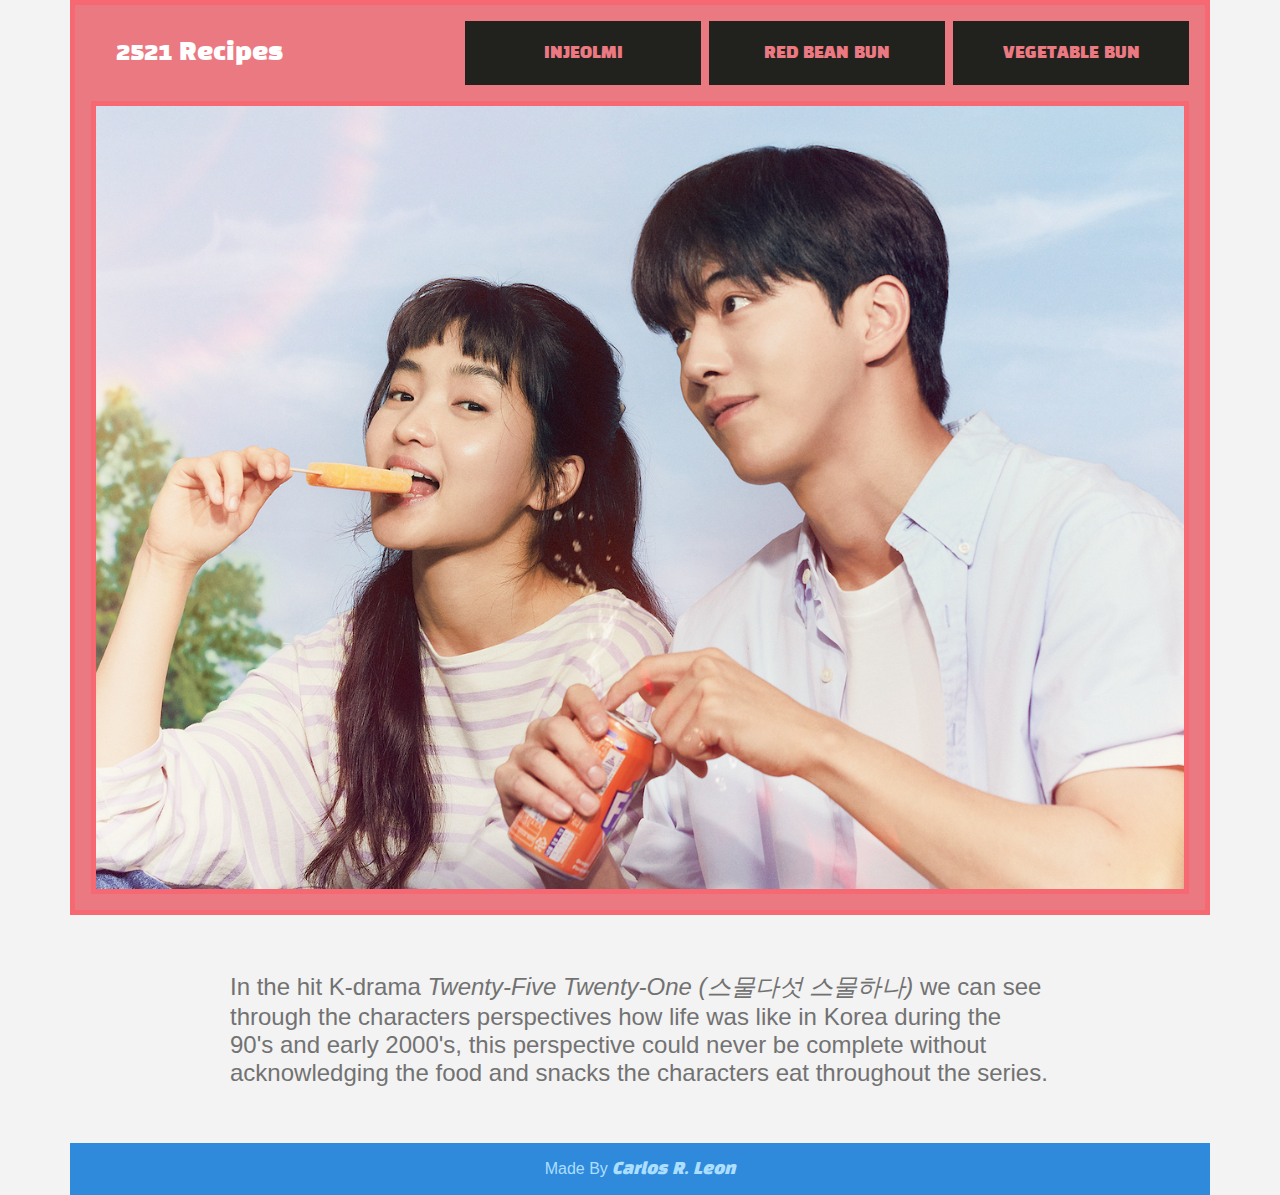
<file: index.html>
<!DOCTYPE html>
<html lang="en">
  <head>
    <meta charset="UTF-8" />
    <meta http-equiv="X-UA-Compatible" content="IE=edge" />
    <meta name="viewport" content="width=device-width, initial-scale=1.0" />
    <title>Recipe Website</title>
    <link
      href="https://fonts.googleapis.com/css?family=Black Han Sans"
      rel="stylesheet"
    />
    <link rel="stylesheet" href="style.css" />
  </head>
  <body>
    <div class="content">
      <div class="main-nav">
        <!-- navbar -->
        <div class="main-nav__container">
          <div class="main-nav__container_logo">
            <p><a class="main-nav__logo">2521 Recipes</a></p>
          </div>
          <div class="main-nav__container_menu">
            <p>
              <a href="./recipes/injeolmi/injeolmi.html" class="main-nav__link"
                >INJEOLMI</a
              >
            </p>
            <p>
              <a
                href="./recipes/red-bean-bun/red-bean-bun.html"
                class="main-nav__link"
                >RED BEAN BUN</a
              >
            </p>
            <p>
              <a
                href="./recipes/vegetable-bun/vegetable-bun.html"
                class="main-nav__link"
                >VEGETABLE BUN</a
              >
            </p>
          </div>
        </div>
        <!-- image -->
        <div class="main-nav__image">
          <img src="./img/2521.jpg" />
        </div>
      </div>
      <div class="info__container">
        <p>
          In the hit K-drama <em><strong>Twenty-Five Twenty-One </strong></em><em>(스물다섯 스물하나)</em> we can see through the characters perspectives
          how life was like in Korea during the 90's and early 2000's, this
          perspective could never be complete without acknowledging the food and
          snacks the characters eat throughout the series.
        </p>
      </div>
      <div class="footer__container">
        <p>Made By <em>Carlos R. Leon</em></p>
      </div>
    </div>
  </body>
</html>
</file>
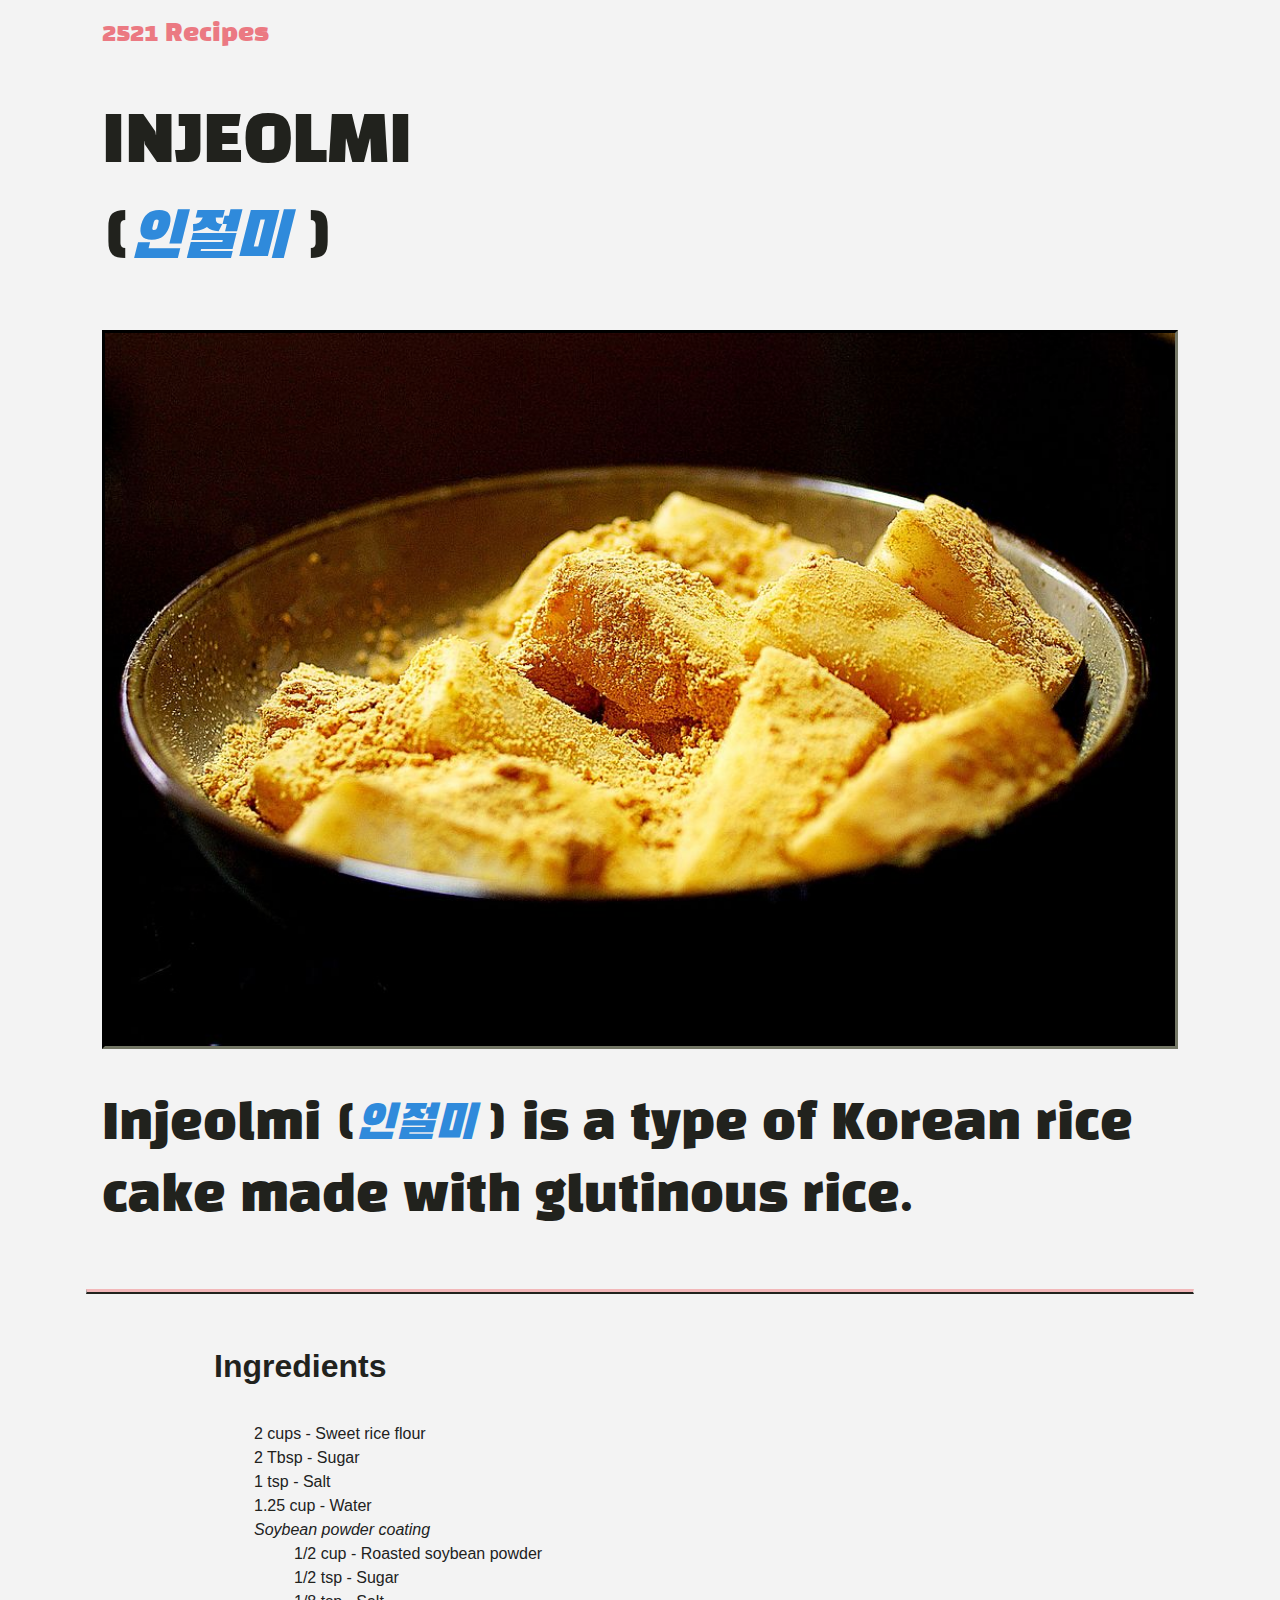
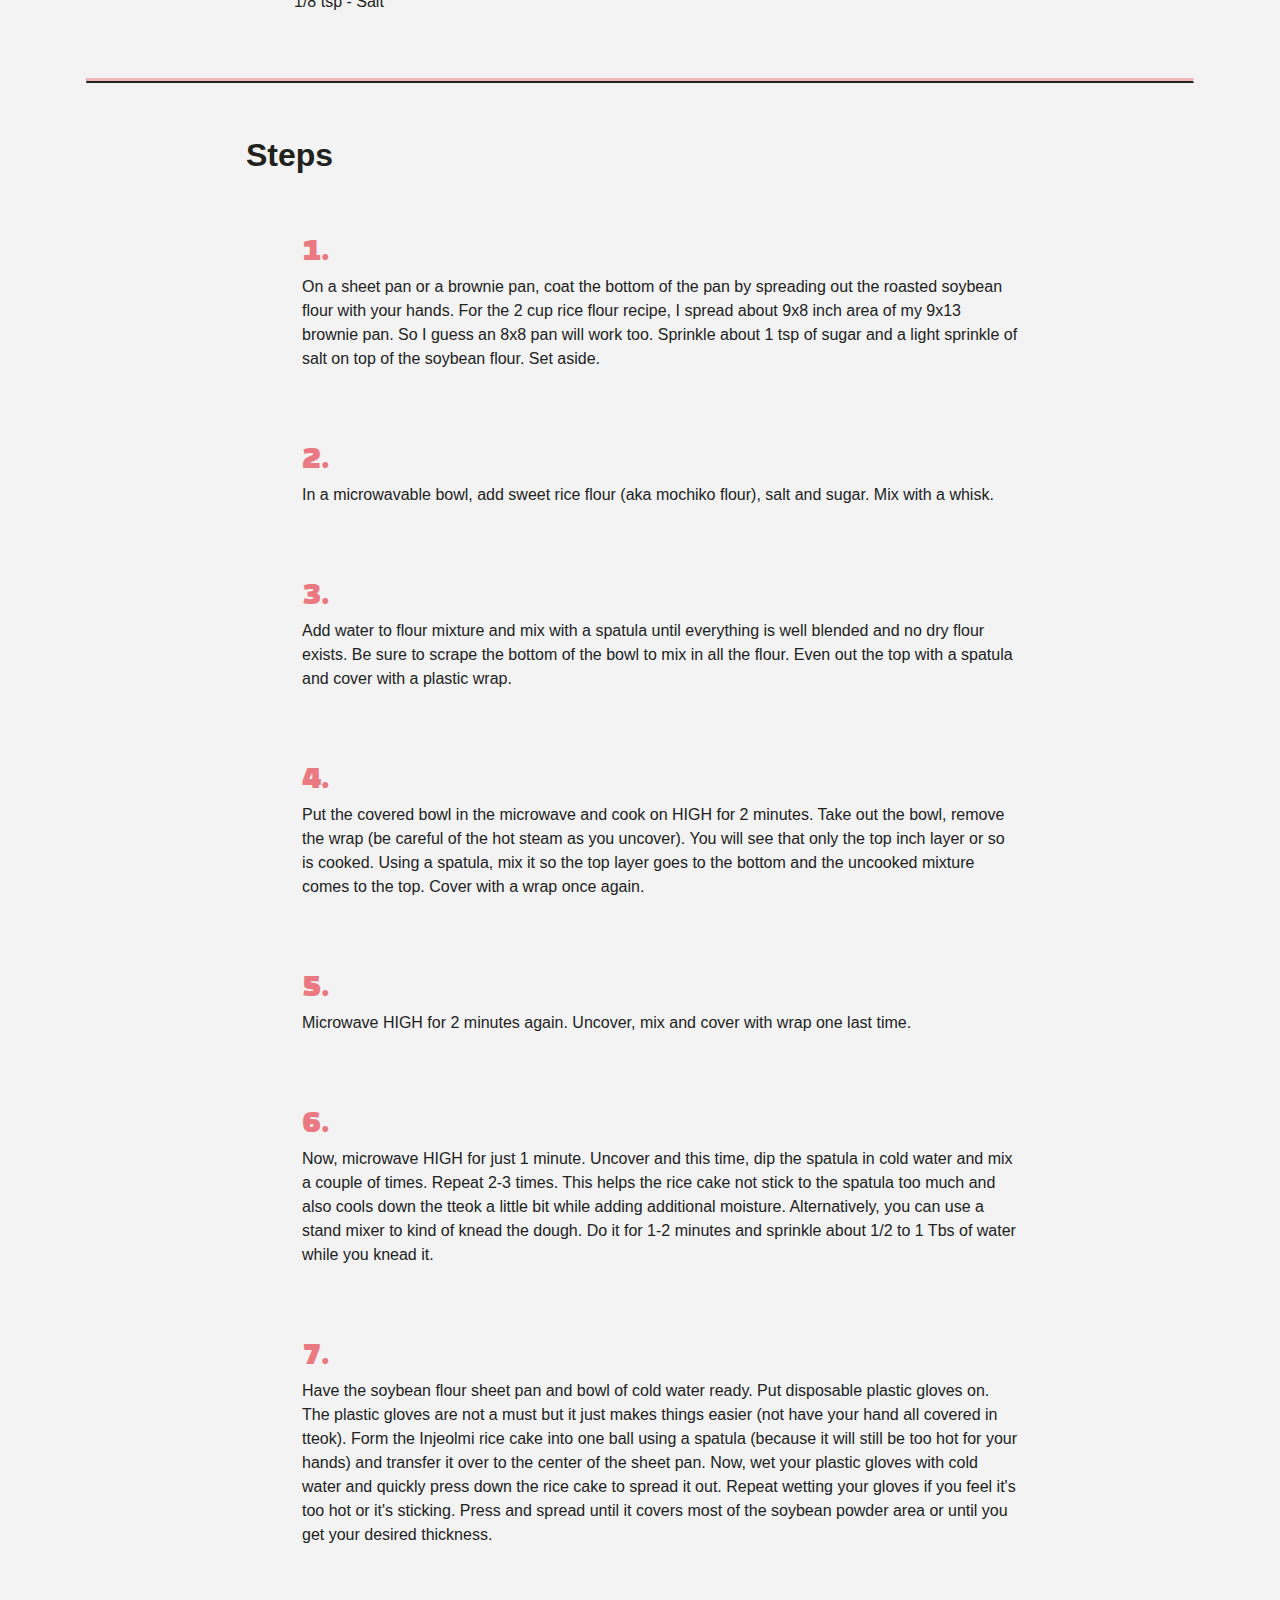
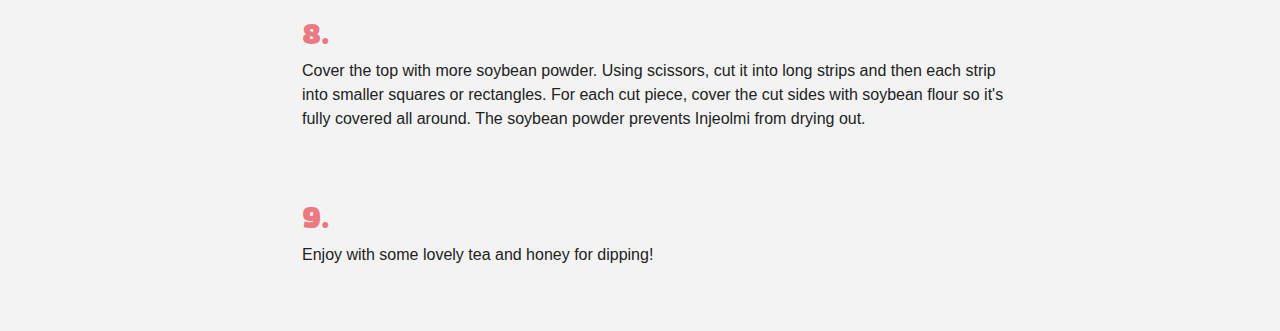
<file: recipes/injeolmi/injeolmi.html>
<!DOCTYPE html>
<html lang="en">
  <head>
    <meta charset="UTF-8" />
    <meta http-equiv="X-UA-Compatible" content="IE=edge" />
    <meta name="viewport" content="width=device-width, initial-scale=1.0" />
    <title>Injeolmi</title>
    <link href="https://fonts.googleapis.com/css?family=Black Han Sans" rel="stylesheet"/>
    <link rel="stylesheet" href="../style.css" />
  </head>
  <body>
    <div class="content">
      <a class="main-nav__logo" href="../../index.html">2521 Recipes</a>
      <div class="header__container">
        <h1 class="header__title"> <!--Maybe Remove-->
          INJEOLMI <br />(<em class="title-hangul">인절미 </em>)
        </h1>
        <div class="header__image">
          <img src="../../img/injeolmi.jpg" />
        </div>
        <h2>
          Injeolmi (<em class="title-hangul">인절미 </em>) is a type of Korean
          rice cake made with glutinous rice.
        </h2>
      </div>
      <hr class="divider" />
      <div class="ingredients__container">
        <h3>Ingredients</h3>
        <ul>
          <li>2 cups - Sweet rice flour</li>
          <li>2 Tbsp - Sugar</li>
          <li>1 tsp - Salt</li>
          <li>1.25 cup - Water</li>
          <!-- Soybean powder coating ingredients -->
          <li>
            <em>Soybean powder coating</em>
            <ul>
              <li>1/2 cup - Roasted soybean powder</li>
              <li>1/2 tsp - Sugar</li>
              <li>1/8 tsp - Salt</li>
            </ul>
          </li>
        </ul>
      </div>
      <hr class="divider" />
      <div class="steps__container">
        <h3>Steps</h3>
        <ul class="steps__list">
          <li>
            <p class="step__number">1.</p>
            On a sheet pan or a brownie pan, coat the bottom of the pan by
            spreading out the roasted soybean flour with your hands. For the 2
            cup rice flour recipe, I spread about 9x8 inch area of my 9x13
            brownie pan. So I guess an 8x8 pan will work too. Sprinkle about 1
            tsp of sugar and a light sprinkle of salt on top of the soybean
            flour. Set aside.
          </li>
          <li>
            <p class="step__number">2.</p>
            In a microwavable bowl, add sweet rice flour (aka mochiko flour),
            salt and sugar. Mix with a whisk.
          </li>
          <li>
            <p class="step__number">3.</p>
            Add water to flour mixture and mix with a spatula until everything
            is well blended and no dry flour exists. Be sure to scrape the
            bottom of the bowl to mix in all the flour. Even out the top with a
            spatula and cover with a plastic wrap.
          </li>
          <li>
            <p class="step__number">4.</p>
            Put the covered bowl in the microwave and cook on HIGH for 2
            minutes. Take out the bowl, remove the wrap (be careful of the hot
            steam as you uncover). You will see that only the top inch layer or
            so is cooked. Using a spatula, mix it so the top layer goes to the
            bottom and the uncooked mixture comes to the top. Cover with a wrap
            once again.
          </li>
          <li>
            <p class="step__number">5.</p>
            Microwave HIGH for 2 minutes again. Uncover, mix and cover with wrap
            one last time.
          </li>
          <li>
            <p class="step__number">6.</p>
            Now, microwave HIGH for just 1 minute. Uncover and this time, dip
            the spatula in cold water and mix a couple of times. Repeat 2-3
            times. This helps the rice cake not stick to the spatula too much
            and also cools down the tteok a little bit while adding additional
            moisture. Alternatively, you can use a stand mixer to kind of knead
            the dough. Do it for 1-2 minutes and sprinkle about 1/2 to 1 Tbs of
            water while you knead it.
          </li>
          <li>
            <p class="step__number">7.</p>
            Have the soybean flour sheet pan and bowl of cold water ready. Put
            disposable plastic gloves on. The plastic gloves are not a must but
            it just makes things easier (not have your hand all covered in
            tteok). Form the Injeolmi rice cake into one ball using a spatula
            (because it will still be too hot for your hands) and transfer it
            over to the center of the sheet pan. Now, wet your plastic gloves
            with cold water and quickly press down the rice cake to spread it
            out. Repeat wetting your gloves if you feel it's too hot or it's
            sticking. Press and spread until it covers most of the soybean
            powder area or until you get your desired thickness.
          </li>
          <li>
            <p class="step__number">8.</p>
            Cover the top with more soybean powder. Using scissors, cut it into
            long strips and then each strip into smaller squares or rectangles.
            For each cut piece, cover the cut sides with soybean flour so it's
            fully covered all around. The soybean powder prevents Injeolmi from
            drying out.
          </li>
          <li>
            <p class="step__number">9.</p>
            Enjoy with some lovely tea and honey for dipping!</li>
        </ul>
      </div>
    </div>
  </body>
</html>
</file>
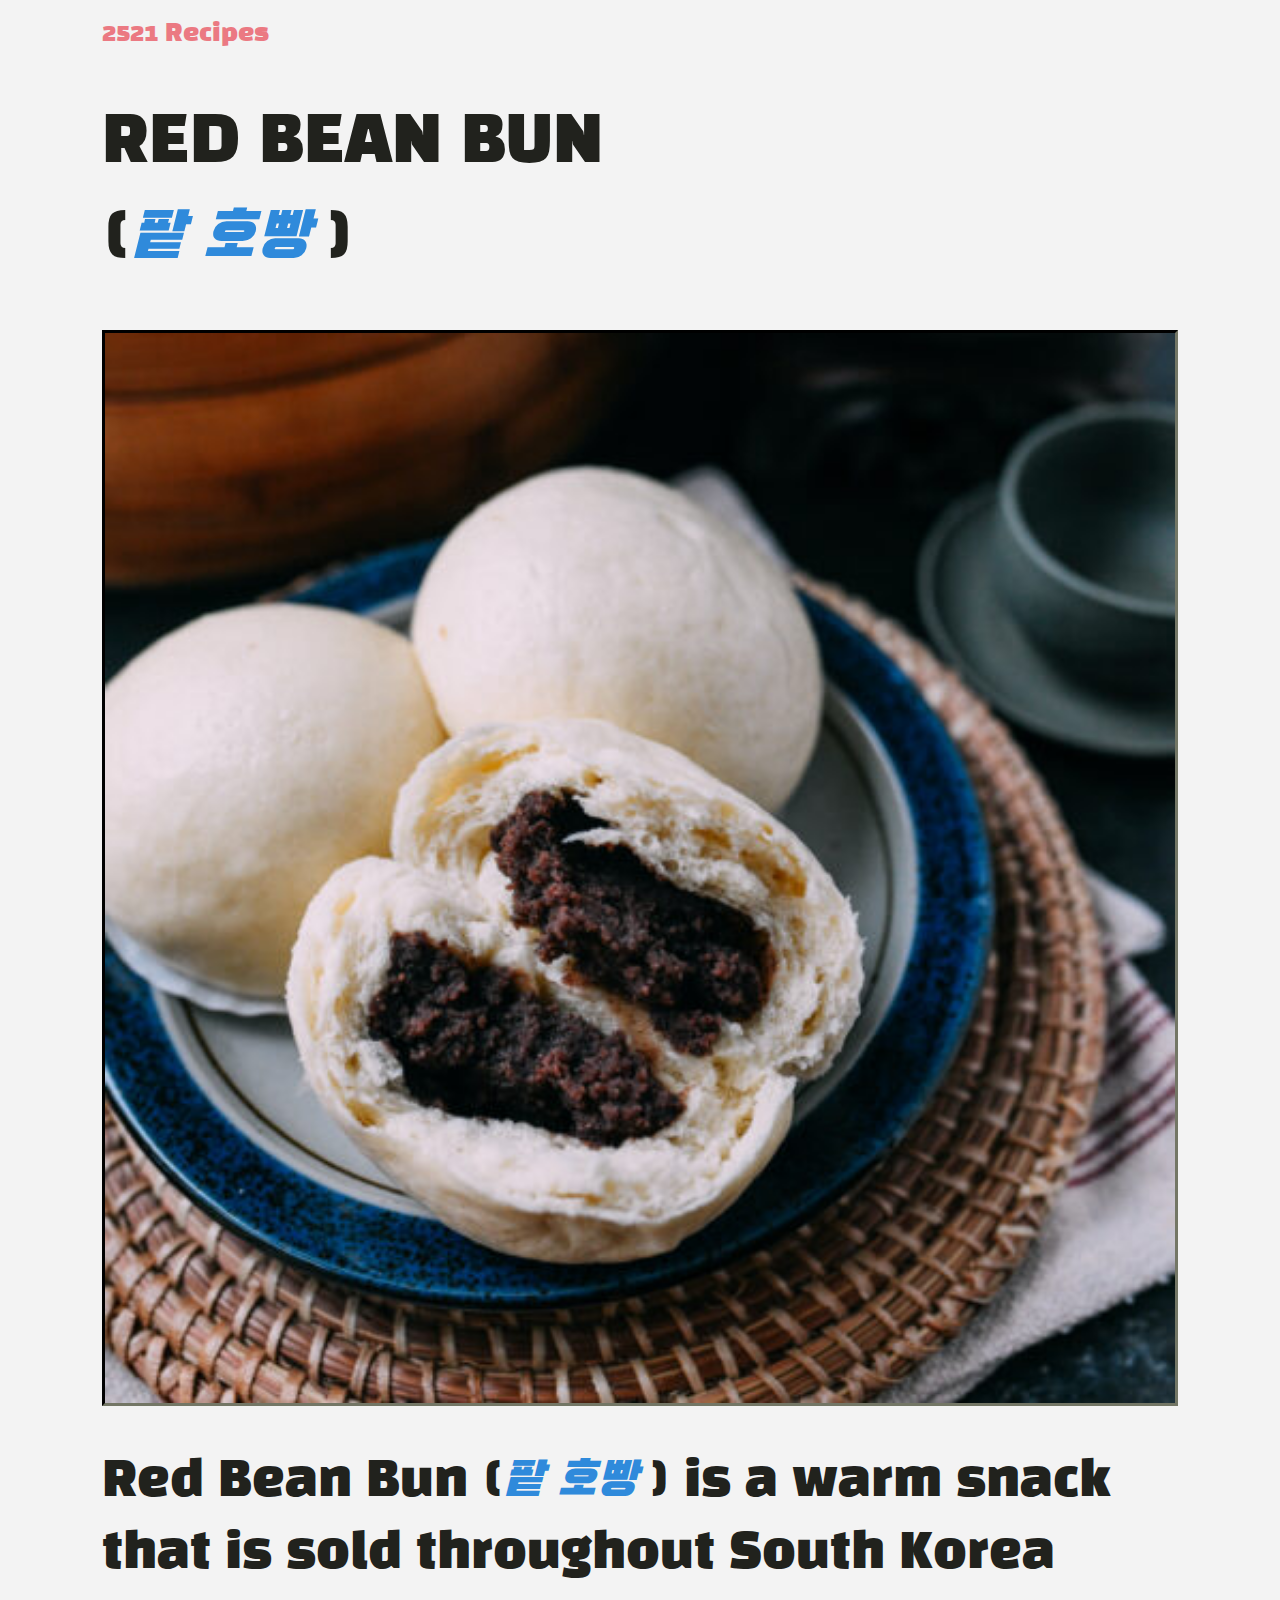
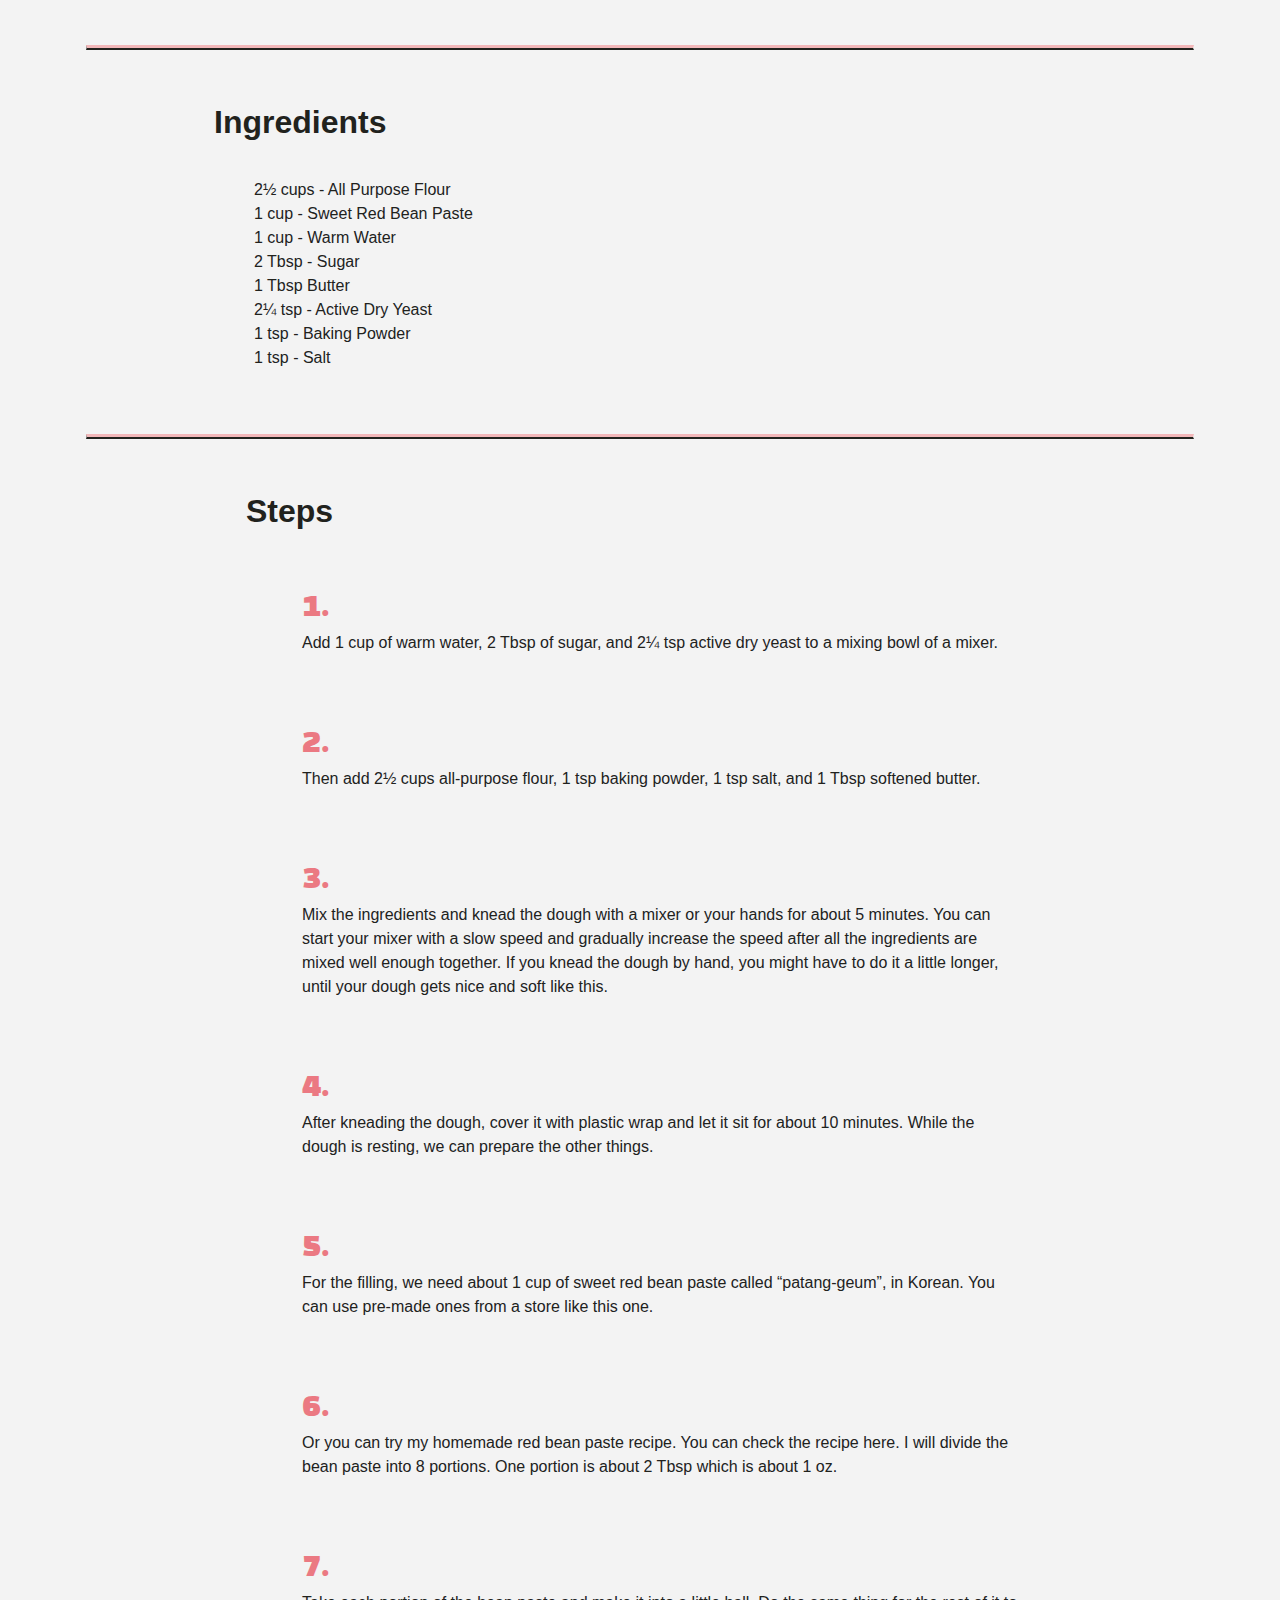
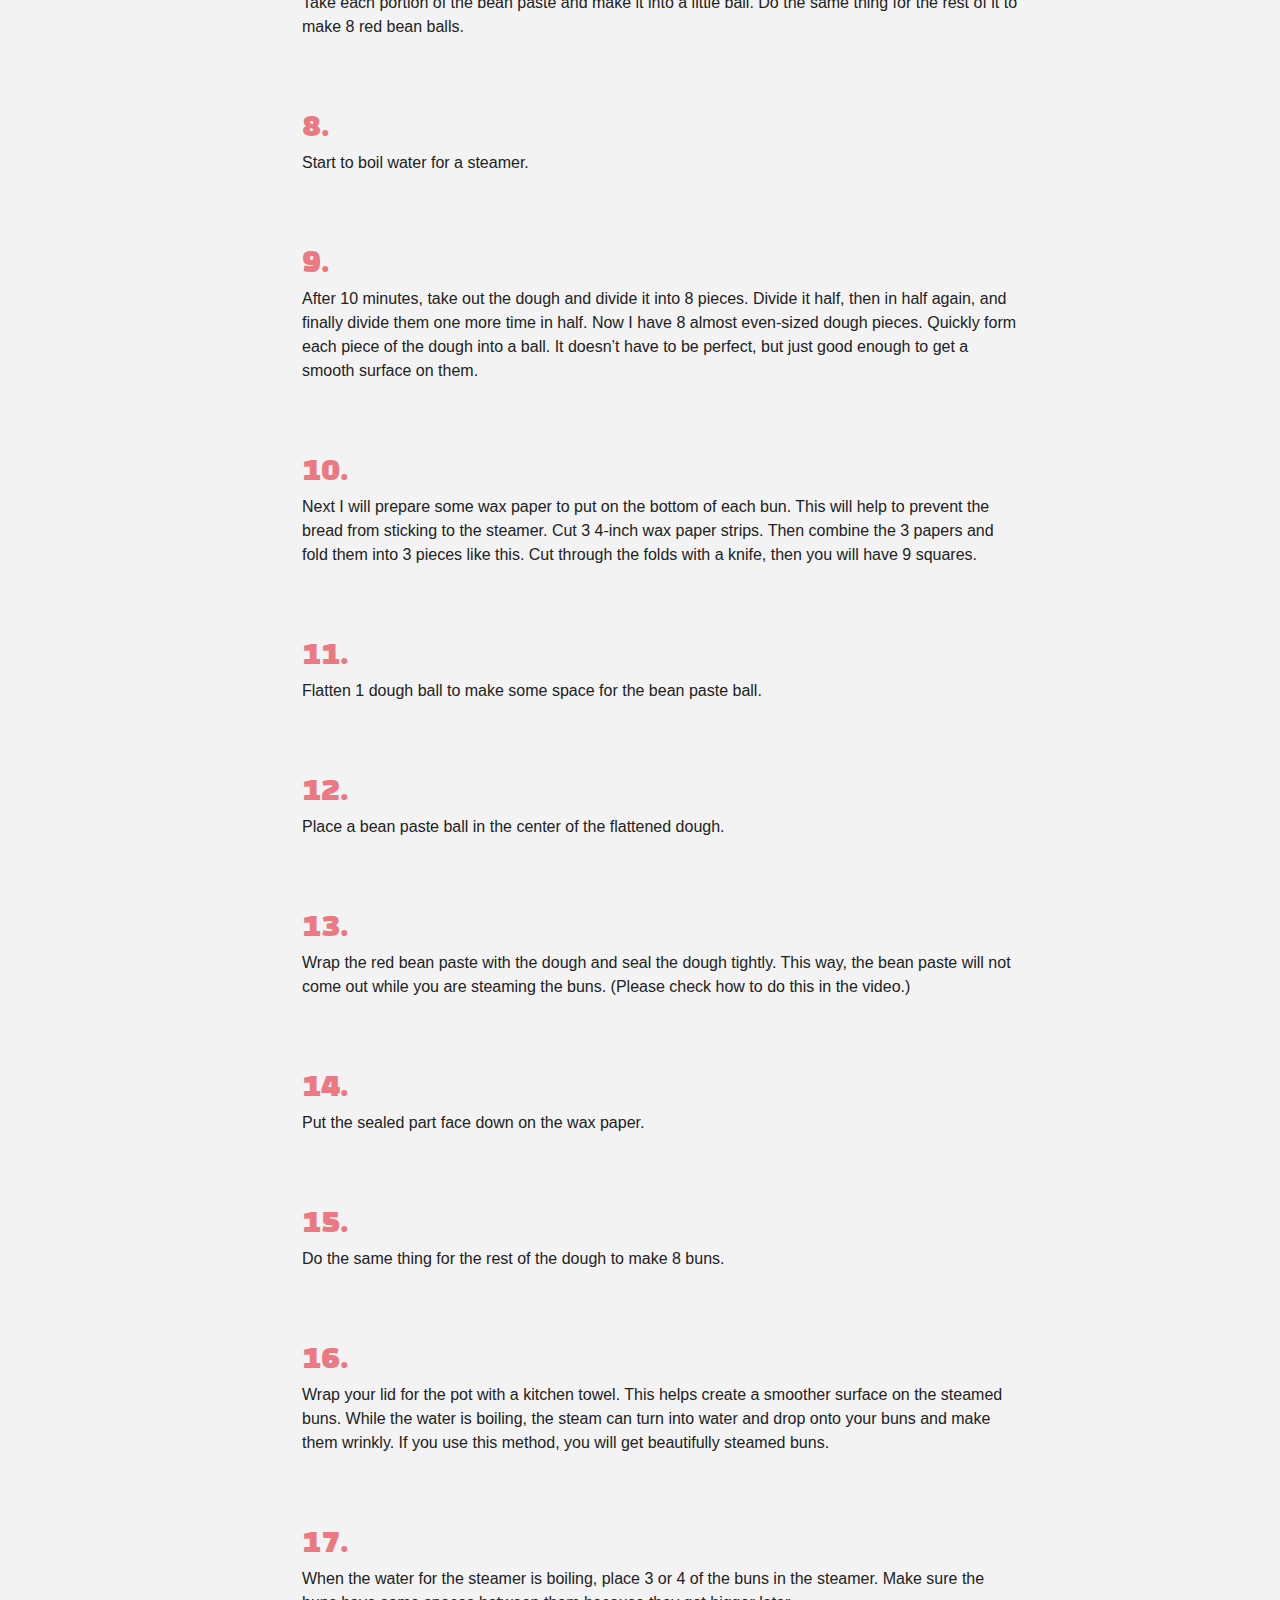
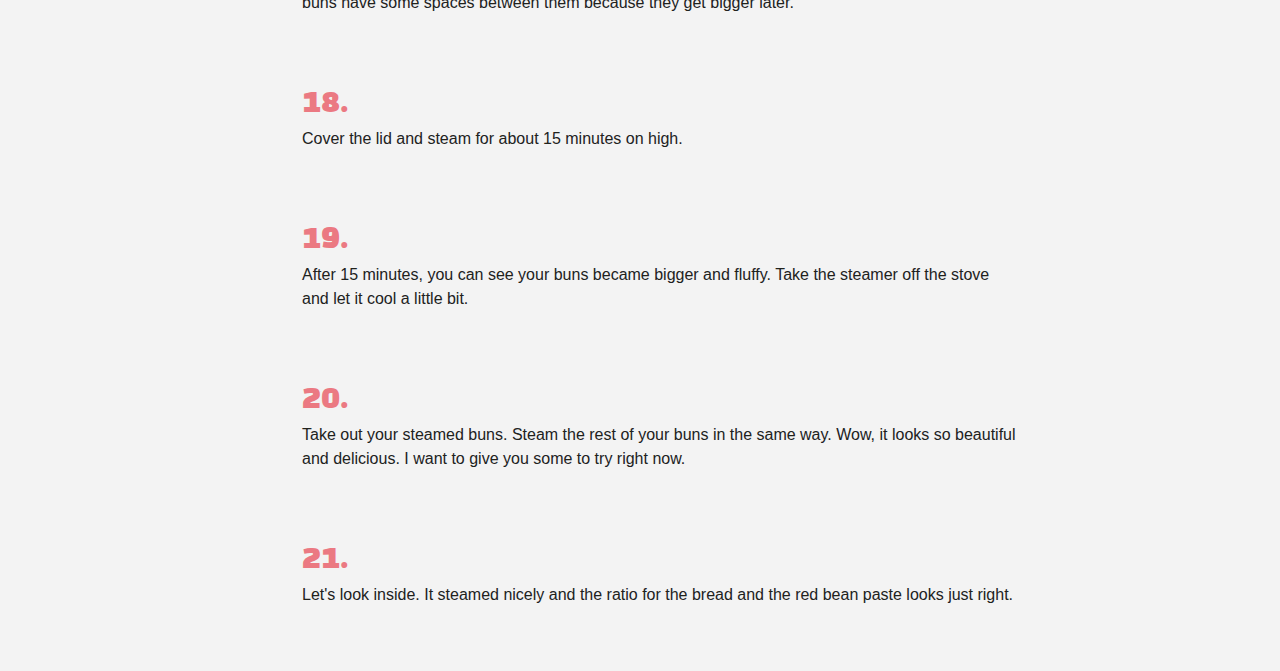
<file: recipes/red-bean-bun/red-bean-bun.html>
<!DOCTYPE html>
<html lang="en">
  <head>
    <meta charset="UTF-8" />
    <meta http-equiv="X-UA-Compatible" content="IE=edge" />
    <meta name="viewport" content="width=device-width, initial-scale=1.0" />
    <title>Red Bean Bun</title>
    <link
      href="https://fonts.googleapis.com/css?family=Black Han Sans"
      rel="stylesheet"
    />
    <link rel="stylesheet" href="../style.css" />
  </head>
  <body>
    <div class="content">
      <a class="main-nav__logo" href="../../index.html">2521 Recipes</a>
      <div class="header__container">
        <h1 class="header__title">
          RED BEAN BUN <br />(<em class="title-hangul">팥 호빵 </em>)
        </h1>
        <div class="header__image">
          <img src="../../img/red-bean-bun.jpg" />
        </div>
        <h2>
          Red Bean Bun (<em class="title-hangul">팥 호빵 </em>) is a warm snack
          that is sold throughout South Korea
        </h2>
      </div>
      <hr class="divider" />
      <div class="ingredients__container">
        <h3>Ingredients</h3>
        <ul>
          <li>2½ cups - All Purpose Flour</li>
          <li>1 cup - Sweet Red Bean Paste</li>
          <li>1 cup - Warm Water</li>
          <li>2 Tbsp - Sugar</li>
          <li>1 Tbsp Butter</li>
          <li>2¼ tsp - Active Dry Yeast</li>
          <li>1 tsp - Baking Powder</li>
          <li>1 tsp - Salt</li>
        </ul>
      </div>
      <hr class="divider" />
      <div class="steps__container">
        <h3>Steps</h3>
        <ul class="steps__list">
          <li>
            <p class="step__number">1.</p>
            Add 1 cup of warm water, 2 Tbsp of sugar, and 2¼ tsp active dry
            yeast to a mixing bowl of a mixer.
          </li>
          <li>
            <p class="step__number">2.</p>
            Then add 2½ cups all-purpose flour, 1 tsp baking powder, 1 tsp salt,
            and 1 Tbsp softened butter.
          </li>
          <li>
            <p class="step__number">3.</p>
            Mix the ingredients and knead the dough with a mixer or your hands
            for about 5 minutes. You can start your mixer with a slow speed and
            gradually increase the speed after all the ingredients are mixed
            well enough together. If you knead the dough by hand, you might have
            to do it a little longer, until your dough gets nice and soft like
            this.
          </li>
          <li>
            <p class="step__number">4.</p>
            After kneading the dough, cover it with plastic wrap and let it sit
            for about 10 minutes. While the dough is resting, we can prepare the
            other things.
          </li>
          <li>
            <p class="step__number">5.</p>
            For the filling, we need about 1 cup of sweet red bean paste called
            “patang-geum”, in Korean. You can use pre-made ones from a store
            like this one.
          </li>
          <li>
            <p class="step__number">6.</p>
            Or you can try my homemade red bean paste recipe. You can check the
            recipe here. I will divide the bean paste into 8 portions. One
            portion is about 2 Tbsp which is about 1 oz.
          </li>
          <li>
            <p class="step__number">7.</p>
            Take each portion of the bean paste and make it into a little ball.
            Do the same thing for the rest of it to make 8 red bean balls.
          </li>
          <li>
            <p class="step__number">8.</p>
            Start to boil water for a steamer.</li>
          <li>
            <p class="step__number">9.</p>
            After 10 minutes, take out the dough and divide it into 8 pieces.
            Divide it half, then in half again, and finally divide them one more
            time in half. Now I have 8 almost even-sized dough pieces. Quickly
            form each piece of the dough into a ball. It doesn’t have to be
            perfect, but just good enough to get a smooth surface on them.
          </li>
          <li>
            <p class="step__number">10.</p>
            Next I will prepare some wax paper to put on the bottom of each bun.
            This will help to prevent the bread from sticking to the steamer.
            Cut 3 4-inch wax paper strips. Then combine the 3 papers and fold
            them into 3 pieces like this. Cut through the folds with a knife,
            then you will have 9 squares.
          </li>
          <li>
            <p class="step__number">11.</p>
            Flatten 1 dough ball to make some space for the bean paste ball.
          </li>
          <li>
            <p class="step__number">12.</p>
            Place a bean paste ball in the center of the flattened dough.</li>
          <li>
            <p class="step__number">13.</p>
            Wrap the red bean paste with the dough and seal the dough tightly.
            This way, the bean paste will not come out while you are steaming
            the buns. (Please check how to do this in the video.)
          </li>
          <li>
            <p class="step__number">14.</p>
            Put the sealed part face down on the wax paper.</li>
          <li>
            <p class="step__number">15.</p>
            Do the same thing for the rest of the dough to make 8 buns.</li>
          <li>
            <p class="step__number">16.</p>
            Wrap your lid for the pot with a kitchen towel. This helps create a
            smoother surface on the steamed buns. While the water is boiling,
            the steam can turn into water and drop onto your buns and make them
            wrinkly. If you use this method, you will get beautifully steamed
            buns.
          </li>
          <li>
            <p class="step__number">17.</p>
            When the water for the steamer is boiling, place 3 or 4 of the buns
            in the steamer. Make sure the buns have some spaces between them
            because they get bigger later.
          </li>
          <li>
            <p class="step__number">18.</p>
            Cover the lid and steam for about 15 minutes on high.</li>
          <li>
            <p class="step__number">19.</p>
            After 15 minutes, you can see your buns became bigger and fluffy.
            Take the steamer off the stove and let it cool a little bit.
          </li>
          <li>
            <p class="step__number">20.</p>
            Take out your steamed buns. Steam the rest of your buns in the same
            way. Wow, it looks so beautiful and delicious. I want to give you
            some to try right now.
          </li>
          <li>
            <p class="step__number">21.</p>
            Let's look inside. It steamed nicely and the ratio for the bread and
            the red bean paste looks just right.
          </li>
        </ul>
      </div>
    </div>
  </body>
</html>
</file>
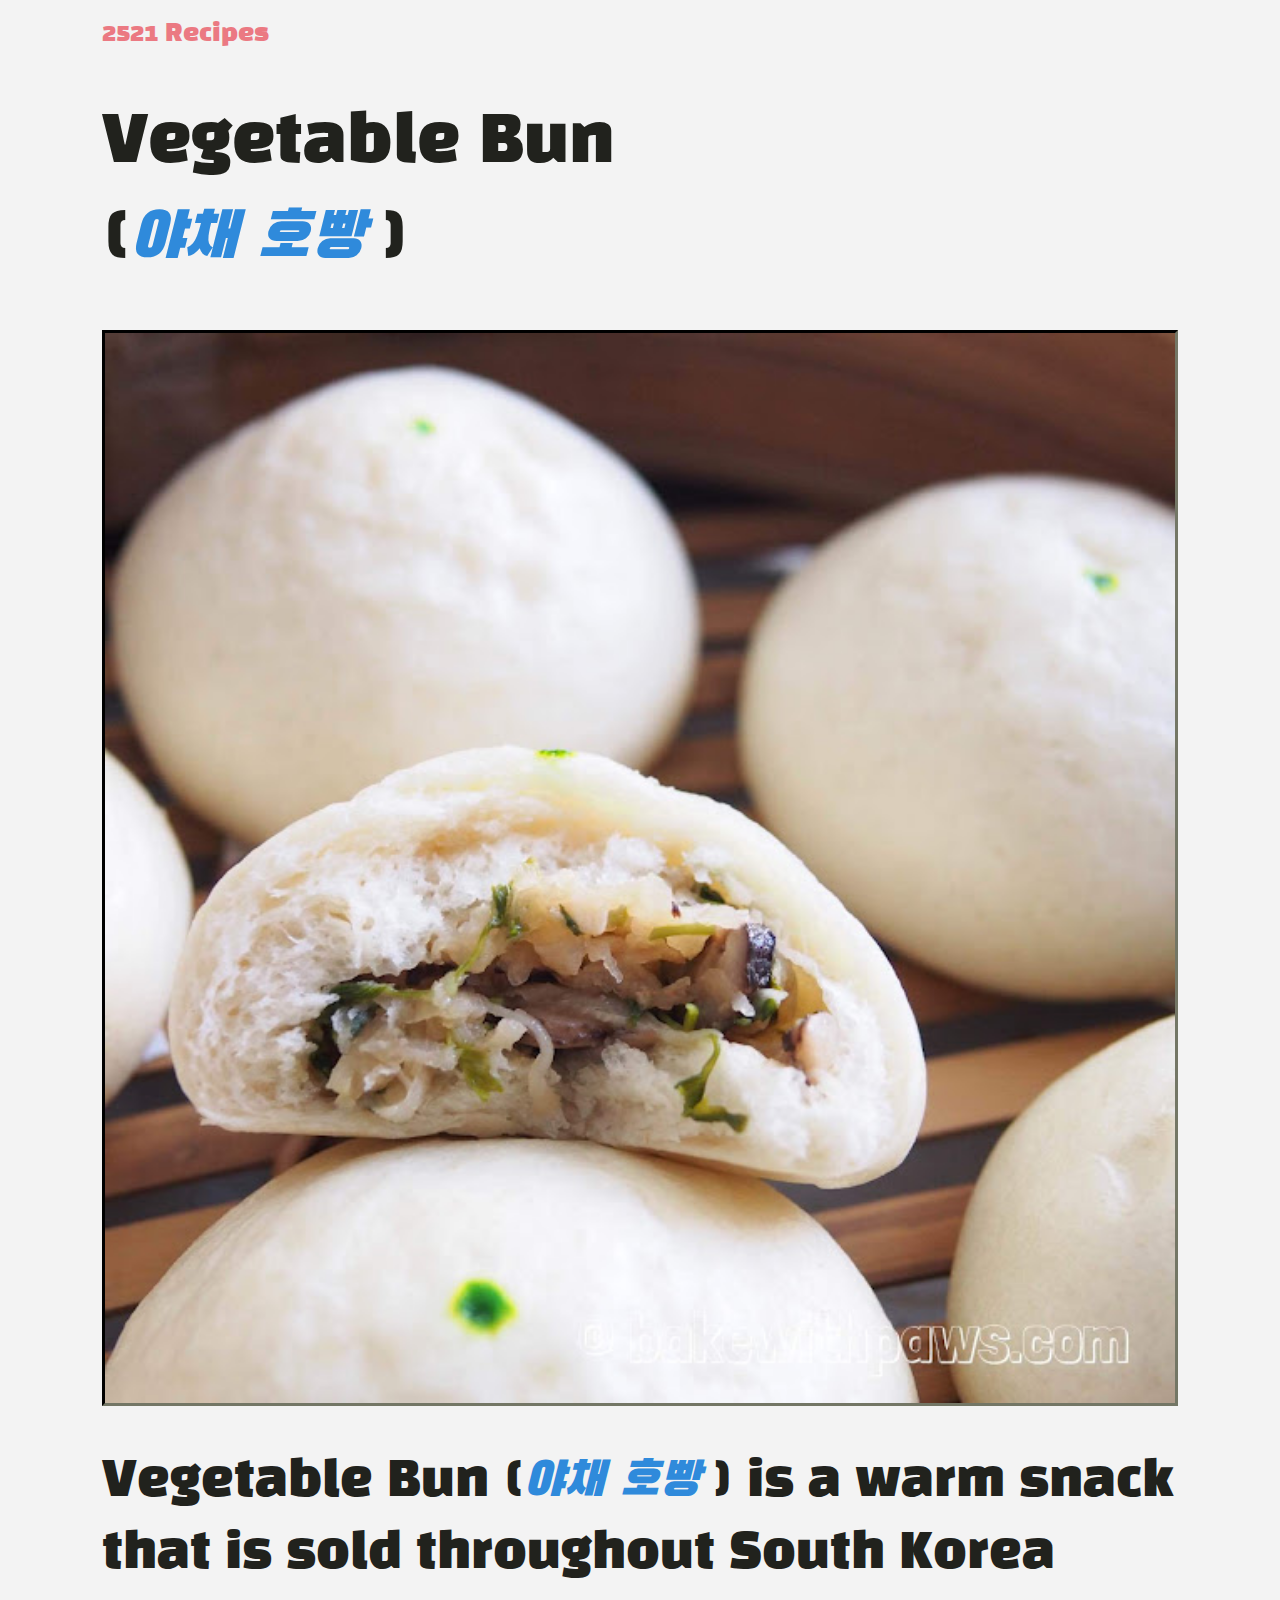
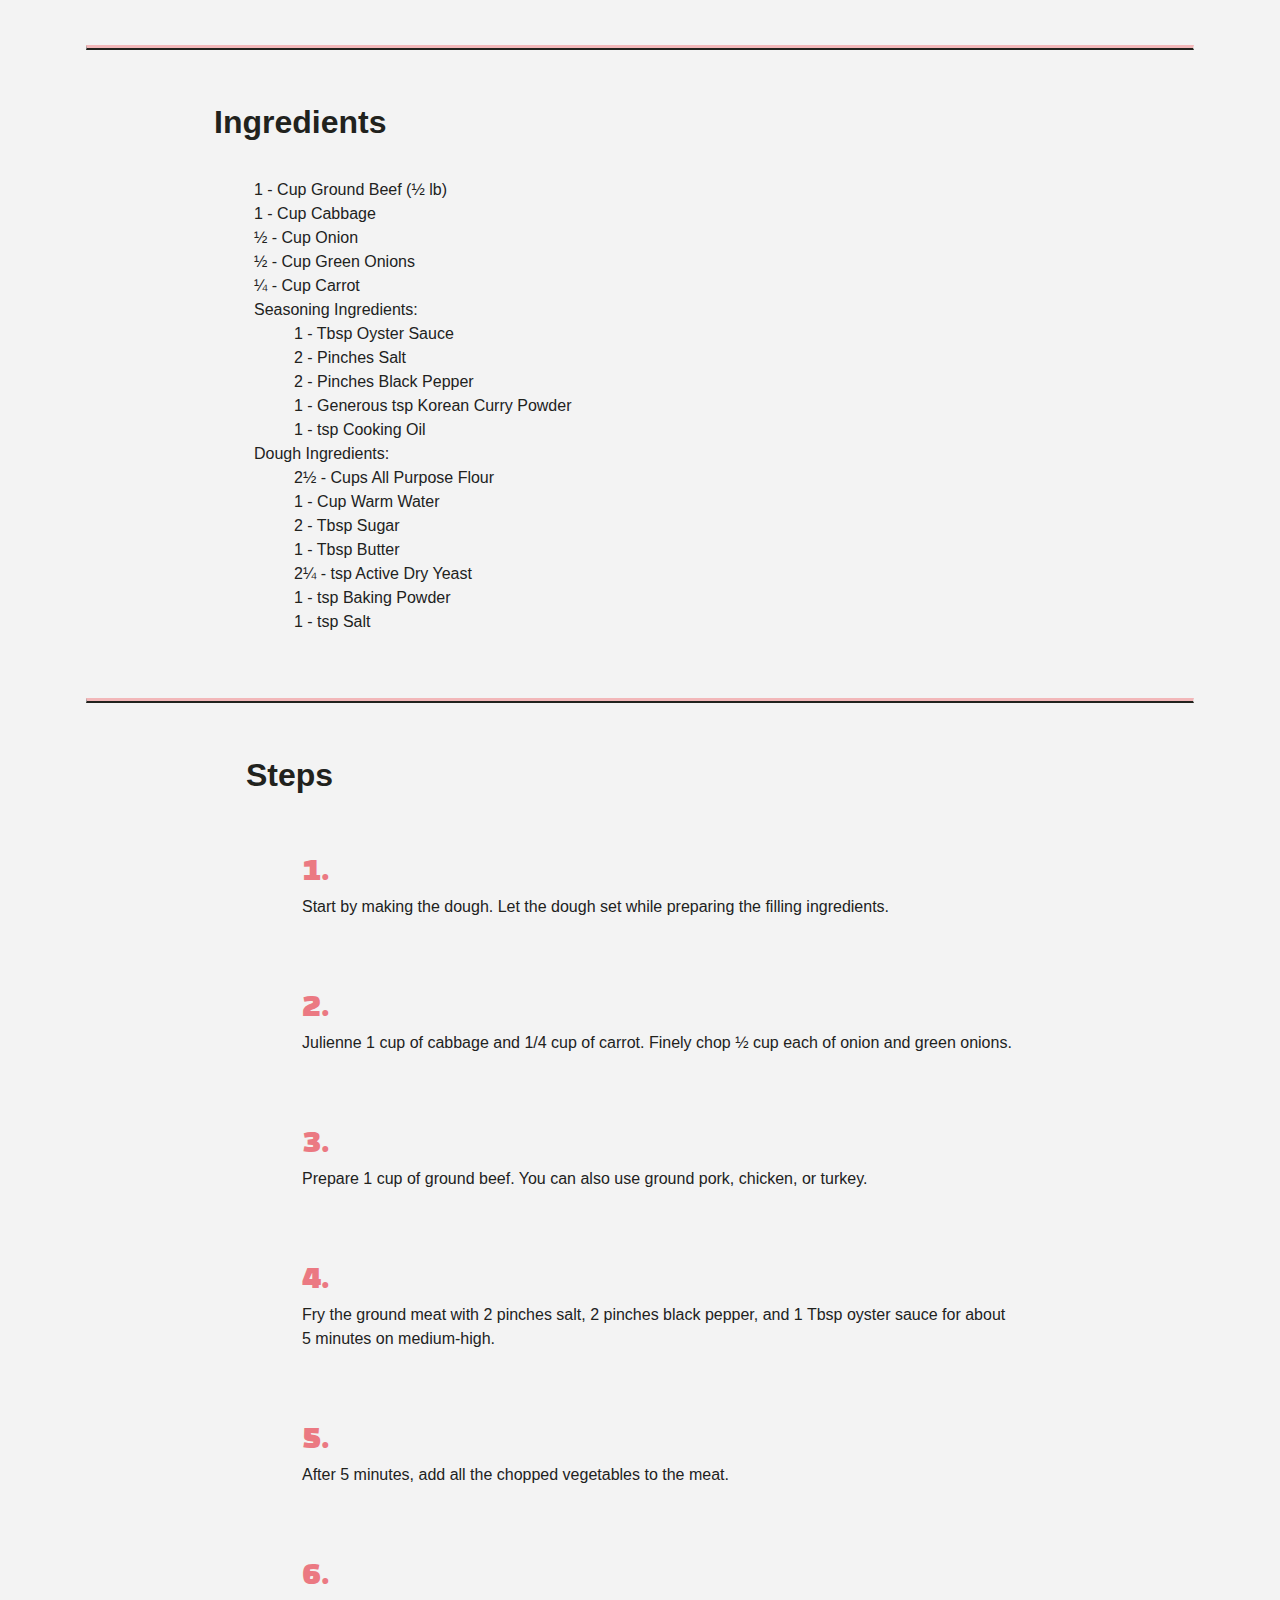
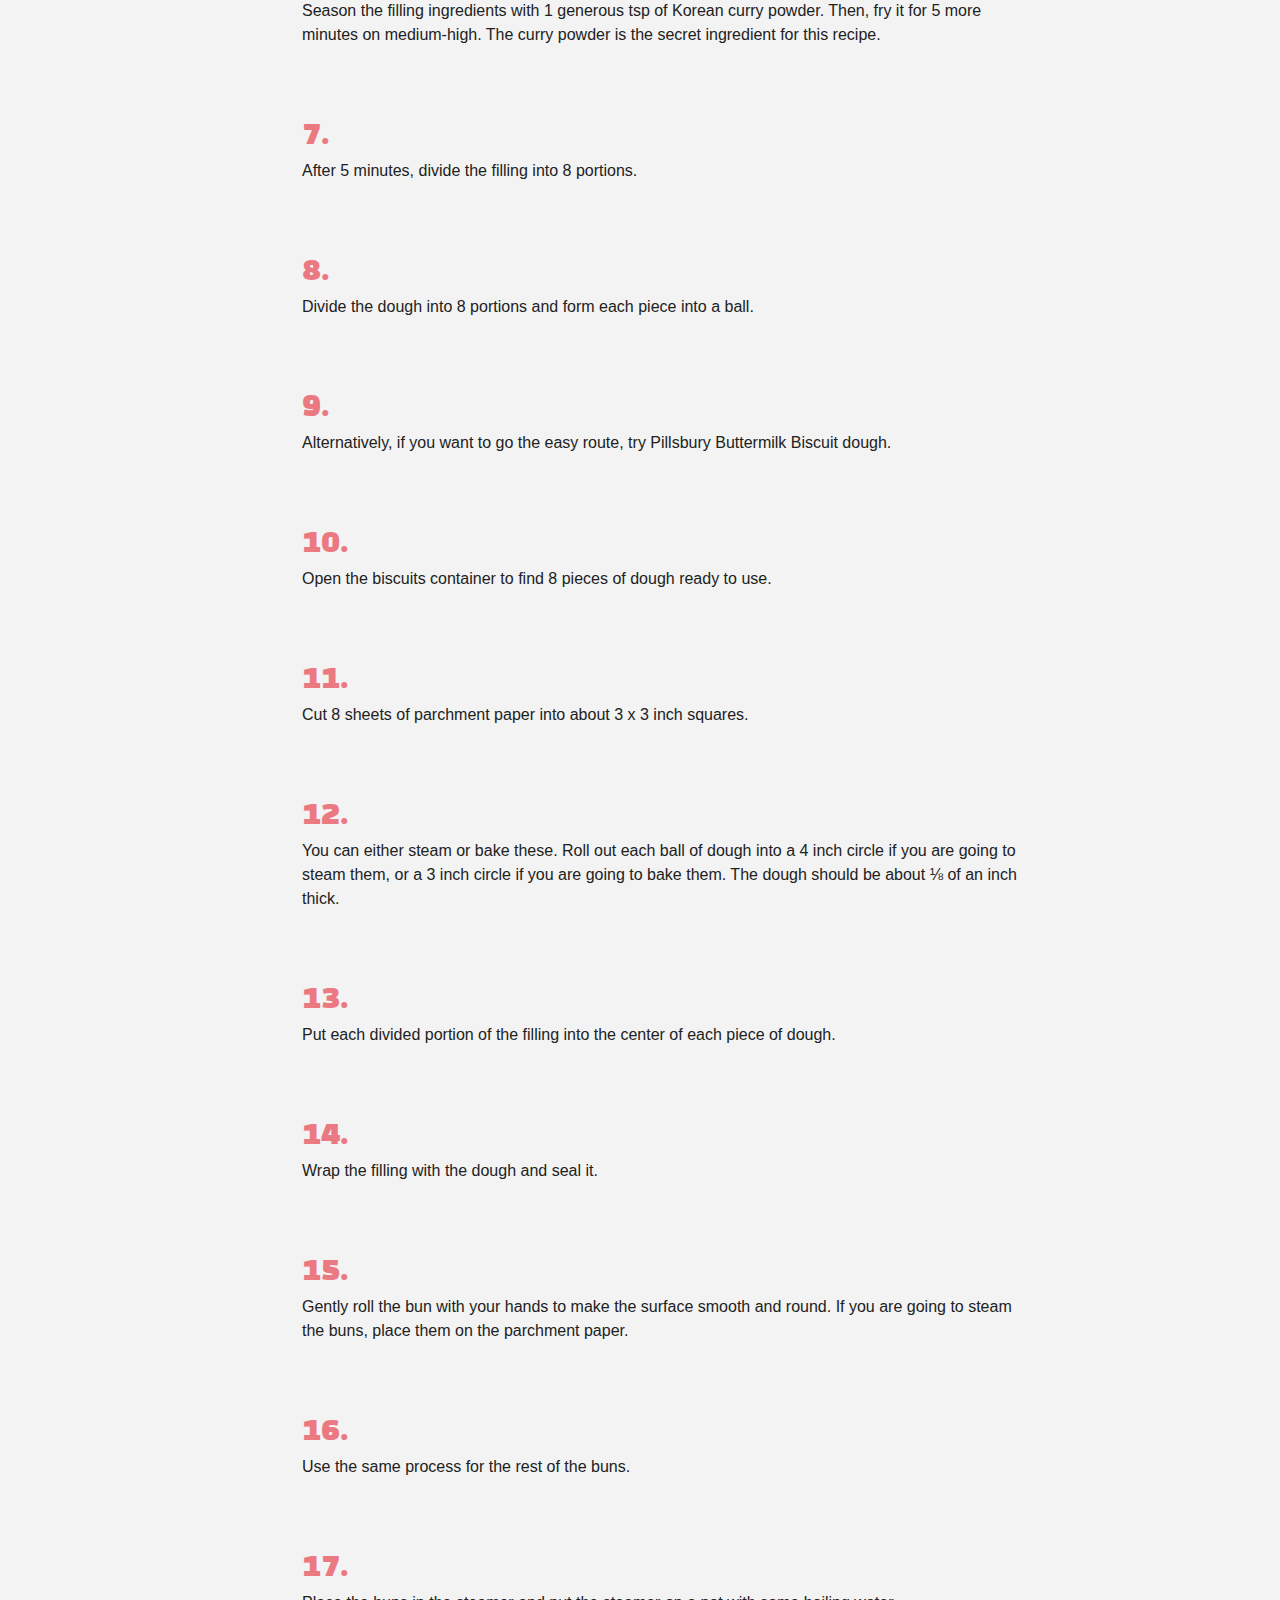
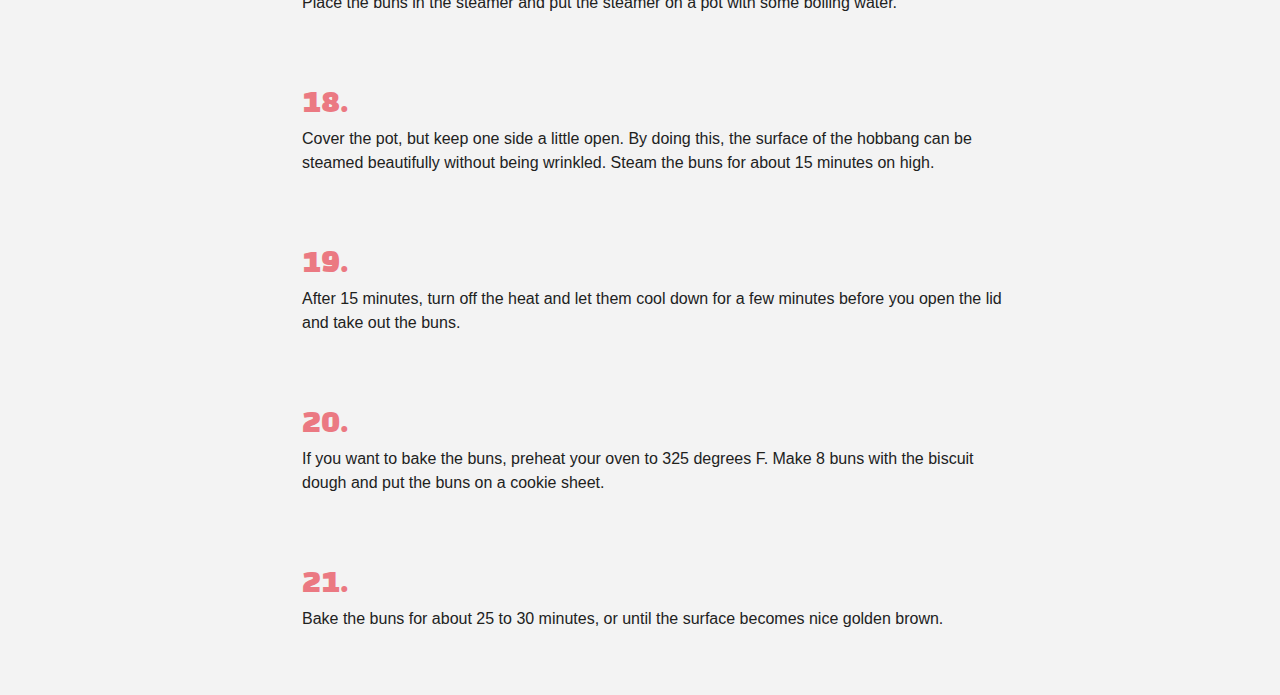
<file: recipes/vegetable-bun/vegetable-bun.html>
<!DOCTYPE html>
<html lang="en">
  <head>
    <meta charset="UTF-8" />
    <meta http-equiv="X-UA-Compatible" content="IE=edge" />
    <meta name="viewport" content="width=device-width, initial-scale=1.0" />
    <title>Vegetable Bun</title>
    <link
      href="https://fonts.googleapis.com/css?family=Black Han Sans"
      rel="stylesheet"
    />
    <link rel="stylesheet" href="../style.css" />
  </head>
  <body>
    <div class="content">
      <a class="main-nav__logo" href="../../index.html">2521 Recipes</a>
      <div class="header__container">
        <h1 class="header__title">
          Vegetable Bun <br>(<em class="title-hangul">야채 호빵 </em>)
        </h1>
        <div class="header__image">
          <img src="../../img/vegetable-bun.jpg" />
        </div>
        <h2>
          Vegetable Bun (<em class="title-hangul">야채 호빵 </em>) is a warm
          snack that is sold throughout South Korea
        </h2>
      </div>
      <hr class="divider" />
      <div class="ingredients__container">
        <h3>Ingredients</h3>
        <ul>
          <li>1 - Cup Ground Beef (½ lb)</li>
          <li>1 - Cup Cabbage</li>
          <li>½ - Cup Onion</li>
          <li>½ - Cup Green Onions</li>
          <li>¼ - Cup Carrot</li>
          <li>
            Seasoning Ingredients:
            <ul>
              <li>1 - Tbsp Oyster Sauce</li>
              <li>2 - Pinches Salt</li>
              <li>2 - Pinches Black Pepper</li>
              <li>1 - Generous tsp Korean Curry Powder</li>
              <li>1 - tsp Cooking Oil</li>
            </ul>
          </li>
          <li>
            Dough Ingredients:
            <ul>
              <li>2½ - Cups All Purpose Flour</li>
              <li>1 - Cup Warm Water</li>
              <li>2 - Tbsp Sugar</li>
              <li>1 - Tbsp Butter</li>
              <li>2¼ - tsp Active Dry Yeast</li>
              <li>1 - tsp Baking Powder</li>
              <li>1 - tsp Salt</li>
            </ul>
          </li>
        </ul>
      </div>
      <hr class="divider" />
      <div class="steps__container">
        <h3>Steps</h3>
        <ul class="steps__list">
          <li>
            <p class="step__number">1.</p>
            Start by making the dough. Let the dough set while preparing the
            filling ingredients.
          </li>
          <li>
            <p class="step__number">2.</p>
            Julienne 1 cup of cabbage and 1/4 cup of carrot. Finely chop ½ cup
            each of onion and green onions.
          </li>
          <li>
            <p class="step__number">3.</p>
            Prepare 1 cup of ground beef. You can also use ground pork, chicken,
            or turkey.
          </li>
          <li>
            <p class="step__number">4.</p>
            Fry the ground meat with 2 pinches salt, 2 pinches black pepper, and
            1 Tbsp oyster sauce for about 5 minutes on medium-high.
          </li>
          <li>
            <p class="step__number">5.</p>
            After 5 minutes, add all the chopped vegetables to the meat.</li>
          <li>
            <p class="step__number">6.</p>
            Season the filling ingredients with 1 generous tsp of Korean curry
            powder. Then, fry it for 5 more minutes on medium-high. The curry
            powder is the secret ingredient for this recipe.
          </li>
          <li>
            <p class="step__number">7.</p>
            After 5 minutes, divide the filling into 8 portions.</li>
          <li>
            <p class="step__number">8.</p>
            Divide the dough into 8 portions and form each piece into a ball.
          </li>
          <li>
            <p class="step__number">9.</p>
            Alternatively, if you want to go the easy route, try Pillsbury
            Buttermilk Biscuit dough.
          </li>
          <li>
            <p class="step__number">10.</p>
            Open the biscuits container to find 8 pieces of dough ready to use.
          </li>
          <li>
            <p class="step__number">11.</p>
            Cut 8 sheets of parchment paper into about 3 x 3 inch squares.
          </li>
          <li>
            <p class="step__number">12.</p>
            You can either steam or bake these. Roll out each ball of dough into
            a 4 inch circle if you are going to steam them, or a 3 inch circle
            if you are going to bake them. The dough should be about ⅛ of an
            inch thick.
          </li>
          <li>
            <p class="step__number">13.</p>
            Put each divided portion of the filling into the center of each
            piece of dough.
          </li>
          <li>
            <p class="step__number">14.</p>
            Wrap the filling with the dough and seal it.</li>
          <li>
            <p class="step__number">15.</p>
            Gently roll the bun with your hands to make the surface smooth and
            round. If you are going to steam the buns, place them on the
            parchment paper.
          </li>
          <li>
            <p class="step__number">16.</p>
            Use the same process for the rest of the buns.</li>
          <li>
            <p class="step__number">17.</p>
            Place the buns in the steamer and put the steamer on a pot with some
            boiling water.
          </li>
          <li>
            <p class="step__number">18.</p>
            Cover the pot, but keep one side a little open. By doing this, the
            surface of the hobbang can be steamed beautifully without being
            wrinkled. Steam the buns for about 15 minutes on high.
          </li>
          <li>
            <p class="step__number">19.</p>
            After 15 minutes, turn off the heat and let them cool down for a few
            minutes before you open the lid and take out the buns.
          </li>
          <li>
            <p class="step__number">20.</p>
            If you want to bake the buns, preheat your oven to 325 degrees F.
            Make 8 buns with the biscuit dough and put the buns on a cookie
            sheet.
          </li>
          <li>
            <p class="step__number">21.</p>
            Bake the buns for about 25 to 30 minutes, or until the surface
            becomes nice golden brown.
          </li>
        </ul>
      </div>
    </div>
  </body>
</html>
</file>
<file: style.css>
/* * {
    border: 2px solid red;
} */

html {
    font-size: 100%;
}

body {
    background-color: #f3f3f3;
    color: white;
    font-family: Arial, Helvetica, sans-serif;
}

html, body {
    margin: 0;
    min-height: 100%;
}

li,p {
    display: inline;
}

.content {

    max-width: 1140px;
    margin: auto;
    height: 100%;
    display: flex;
    flex-direction: column;
}

/* Navbar & image */

.main-nav {
    background-color: #EB7982;
    max-width: 80rem;
    float: left;
    padding: 1rem;
    border: 5px #F66973;
    border-style: solid;
    margin-right: auto;
    margin-left: auto;
}

.main-nav__container {
    
    max-width: 80rem;
    display: flex;
    flex-direction: row;
    flex: 1;
    padding: 0 0 1rem 0;
}

.main-nav__container p {
    font-family: 'Black Han Sans', sans-serif;
    margin: 0 0 0 0.5rem;
    display: flex;
    flex-direction: row;
    flex: 1;
}

.main-nav__container_logo {
    display: flex;
    flex-direction: row;
    flex: 1;
}

.main-nav__container_menu {
    display: flex;
    flex-direction: row;
    flex: 2;
}

.main-nav__item:first-child {
    background-color: #EB7982;
    padding: 1.05rem;
}

.main-nav__logo {
    padding: 1.05rem;
    font-size: 1.5rem;
    display: flex;
    flex-direction: row;
    flex: 1;
}

.main-nav__item {
    float: right;
    max-height: 53px;
    list-style: none;
    font-family: 'Black Han Sans', sans-serif;
    font-weight: normal;
    
    align-items: center;
    display: flex;
    flex: 1;
}

.main-nav__link {
    background-color: #21221D;
    padding: 1.05rem;
    /*this centers the text horizontally*/
    justify-content: center;
    /*this centers the text vertically*/
    align-items: center; 

    display: flex;
    flex-direction: row;
    flex: 1;
}

.main-nav__link:link {
    color: #EB7982;
    cursor: pointer;
    text-decoration: none;
}

.main-nav__link:hover {
    color: #fff !important;
    cursor: pointer;
    text-decoration: none;
}

.main-nav__link:visited {
    color: #EB7982;
    cursor: pointer;
    text-decoration: none;
}

.main-nav__image {
    max-width: 80rem;
    align-content: center;
    margin-bottom: 0px;
    border: 5px #F66973;
    border-style: solid;
}

.main-nav__image img {
    display: block;
    width: 100%;
    height: 100%;
    float: none;
}

.info__container {
    background-color: #F3F3F3;

    display: flex;
    flex-direction: row;
    flex: 2;
}

.info__container p {
    color: #727272;
    font-family: Arial, Helvetica, sans-serif;
    font-size: 24px;
    font-weight: lighter;
    padding: 2rem 10rem;
}

.footer__container {
    max-height: 100px;
    background-color: #2F8ADB;
    color: #acdeff;

    display: flex;
    flex-direction: row;
    flex: 1;
    align-items: center;
    justify-content: center;
}

.footer__container em {
    font-family: 'Black Han Sans', sans-serif;
}



@media screen and (max-width:965px) {
    .main-nav__container {
        flex-direction: column;
    }

    .main-nav__container p {
        margin: 0 0.5rem 0 0.5rem;
    }

    .main-nav__logo {
        margin: 0px;
    }

    .main-nav__image {
        height: inherit;
        width: inherit;
    }
}

@media screen and (max-width:665px) {
    .main-nav__container_menu {
        flex-direction: column;
    }

    .main-nav__container p {
        margin: 0.5rem 0 0.1rem 0;
    }

    .info__container p {
        font-size: 16px;
    }
}
</file>
<file: recipes/style.css>
/* * {
    border: 1px solid red;
} */

html {
    font-size: 100%;
    line-height: 1.5;
}

body {
    background-color: #F3F3F3;
    color: #21221D;
    font-family: Arial, Helvetica, sans-serif;
    margin: auto;
}

h1 {
    font-size: 4em;
    font-family: 'Black Han Sans', sans-serif;
    font-weight: normal;
}

h2 {
    font-size: 3em;
    font-family: 'Black Han Sans', sans-serif;
    font-weight: normal;
}

h3 {
    font-size: 2em;
}

ul {
    list-style: none;
}

.content {
    max-width: 1140px;
    margin: auto;
    padding: 1rem;
    display: flex;
    flex-direction: column;
}

.main-nav__logo {
    float: left;
    max-width: 80rem;
    padding-left: 2rem;
    padding-right: 2rem;
    font-family: 'Black Han Sans', sans-serif;
    font-weight: normal;
    font-size: 1.5rem;
    color: #EB7982;
    text-decoration: none;
}

.main-nav__logo:hover {
    color: #DC040F;
    text-decoration: none;
}

.header__container {
    max-width: 80rem;
    padding-left: 2rem;
    padding-right: 2rem;
    flex: 1;
}

.title-hangul {
    color: #2F8ADB;
}

.header__image {
    max-width: 80rem;
    align-content: center;
    margin-bottom: 0px;

    border: #21221D;
    border-style: inset;
}

.header__image img {
    display: block; /* img is an inline element */
    width: 100%;
    height: 100%;
    float: none;
}

.divider {
    border-top: 3px solid #F2B7B9;
    border-bottom: 2px solid #21221D;
    margin: 1rem;
}

.ingredients__container {
    max-width: 80rem;
    margin-left: 2rem;
    margin-right: 2rem;
    padding-left: 7rem;
    padding-right: 7rem;
    padding-bottom: 2rem;
}

.steps__container {
    max-width: 80rem;
    margin-left: 10rem;
    margin-right: 10rem;


    padding-left: 1rem;
    padding-right: 1rem;
}

.steps__list li{
    padding: 1rem;
    margin-bottom: 2rem;
}

.step__number {
    color: #EB7982;
    font-size: 32px;
    font-family: 'Black Han Sans', sans-serif;
    display: flex;
    margin: 0;
}

@media screen and (max-width:700px) {
    .header__title {
        font-size: 3em;
    }

    h2 {
        font-size: 2em;
    }
    .ingredients__container {
        padding: 0;
        margin: 0 1rem;
    }
    .steps__container {
        padding: 0;
        margin: 0 1rem;
    }
}

@media screen and (max-width:533px) {
    .header__title {
        font-size: 3em;
    }

    h2 {
        font-size: 1.5em;
    }

    h3 {
        font-size: 1.5rem;
    }

    .ingredients__container {
        padding: 0;
        margin: 0 1rem;
    }


    .steps__container {
        padding: 0;
        margin: 0 1rem;
    }
}
</file>
